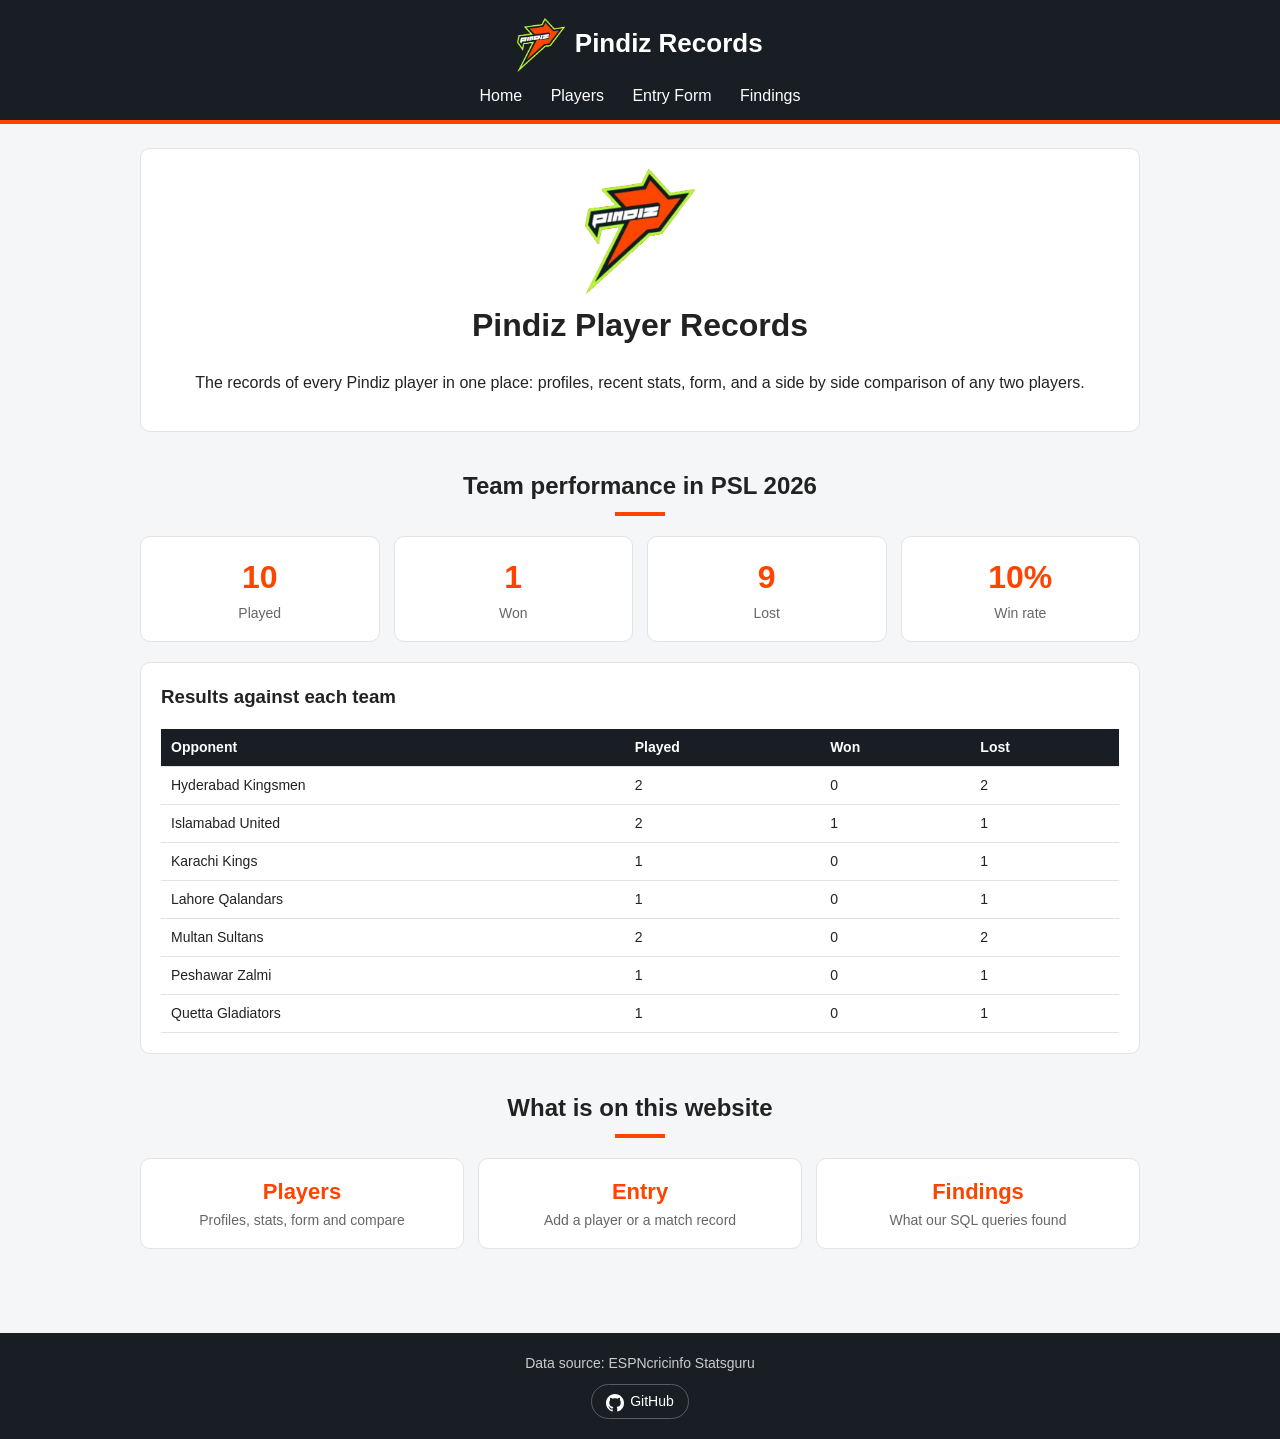
<file: frontend/index.html>
<!DOCTYPE html>
<html lang="en">
<head>
    <meta charset="UTF-8">
    <meta name="viewport" content="width=device-width, initial-scale=1.0">
    <title>Home | Pindiz Records</title>
    <!-- EXTERNAL CSS: one stylesheet for every page -->
    <link rel="stylesheet" href="style.css">
</head>
<body>
    <!-- HEADER: the same on every page -->
    <header>
        <a class="brand" href="index.html"><img src="images/logo.png" alt="Pindiz team logo">Pindiz Records</a>
        <nav>
            <a href="index.html">Home</a>
            <a href="players.html">Players</a>
            <a href="entry.html">Entry Form</a>
            <a href="findings.html">Findings</a>
        </nav>
    </header>

    <main>
        <div class="box center">
            <img src="images/logo.png" alt="Pindiz team logo" width="110">
            <h1>Pindiz Player Records</h1>
            <p>The records of every Pindiz player in one place: profiles, recent stats, form, and a side by side comparison of any two players.</p>
        </div>

        <h2>Team performance in PSL 2026</h2>
        <div class="tiles">
            <div class="tile"><b>10</b><span>Played</span></div>
            <div class="tile"><b>1</b><span>Won</span></div>
            <div class="tile"><b>9</b><span>Lost</span></div>
            <div class="tile"><b>10%</b><span>Win rate</span></div>
        </div>

        <div class="box">
            <h3>Results against each team</h3>
            <table>
                <tr><th>Opponent</th><th>Played</th><th>Won</th><th>Lost</th></tr>
                <tr><td>Hyderabad Kingsmen</td><td>2</td><td>0</td><td>2</td></tr>
                <tr><td>Islamabad United</td><td>2</td><td>1</td><td>1</td></tr>
                <tr><td>Karachi Kings</td><td>1</td><td>0</td><td>1</td></tr>
                <tr><td>Lahore Qalandars</td><td>1</td><td>0</td><td>1</td></tr>
                <tr><td>Multan Sultans</td><td>2</td><td>0</td><td>2</td></tr>
                <tr><td>Peshawar Zalmi</td><td>1</td><td>0</td><td>1</td></tr>
                <tr><td>Quetta Gladiators</td><td>1</td><td>0</td><td>1</td></tr>
            </table>
        </div>

        <h2>What is on this website</h2>
        <div class="tiles">
            <a class="tile" href="players.html"><b>Players</b><span>Profiles, stats, form and compare</span></a>
            <a class="tile" href="entry.html"><b>Entry</b><span>Add a player or a match record</span></a>
            <a class="tile" href="findings.html"><b>Findings</b><span>What our SQL queries found</span></a>
        </div>
    </main>

    <!-- FOOTER: the same on every page -->
    <footer>
        <p>Data source: ESPNcricinfo Statsguru</p>
        <a class="github" href="https://github.com/haiderimran019/pindiz-records"><svg viewBox="0 0 16 16" aria-hidden="true"><path d="M8 0C3.58 0 0 3.58 0 8c0 3.54 2.29 6.53 5.47 7.59.4.07.55-.17.55-.38 0-.19-.01-.82-.01-1.49-2.01.37-2.53-.49-2.69-.94-.09-.23-.48-.94-.82-1.13-.28-.15-.68-.52-.01-.53.63-.01 1.08.58 1.23.82.72 1.21 1.87.87 2.33.66.07-.52.28-.87.51-1.07-1.78-.2-3.64-.89-3.64-3.95 0-.87.31-1.59.82-2.15-.08-.2-.36-1.02.08-2.12 0 0 .67-.21 2.2.82.64-.18 1.32-.27 2-.27.68 0 1.36.09 2 .27 1.53-1.04 2.2-.82 2.2-.82.44 1.1.16 1.92.08 2.12.51.56.82 1.27.82 2.15 0 3.07-1.87 3.75-3.65 3.95.29.25.54.73.54 1.48 0 1.07-.01 1.93-.01 2.2 0 .21.15.46.55.38A8.013 8.013 0 0016 8c0-4.42-3.58-8-8-8z"></path></svg>GitHub</a>
    </footer>
</body>
</html>
</file>
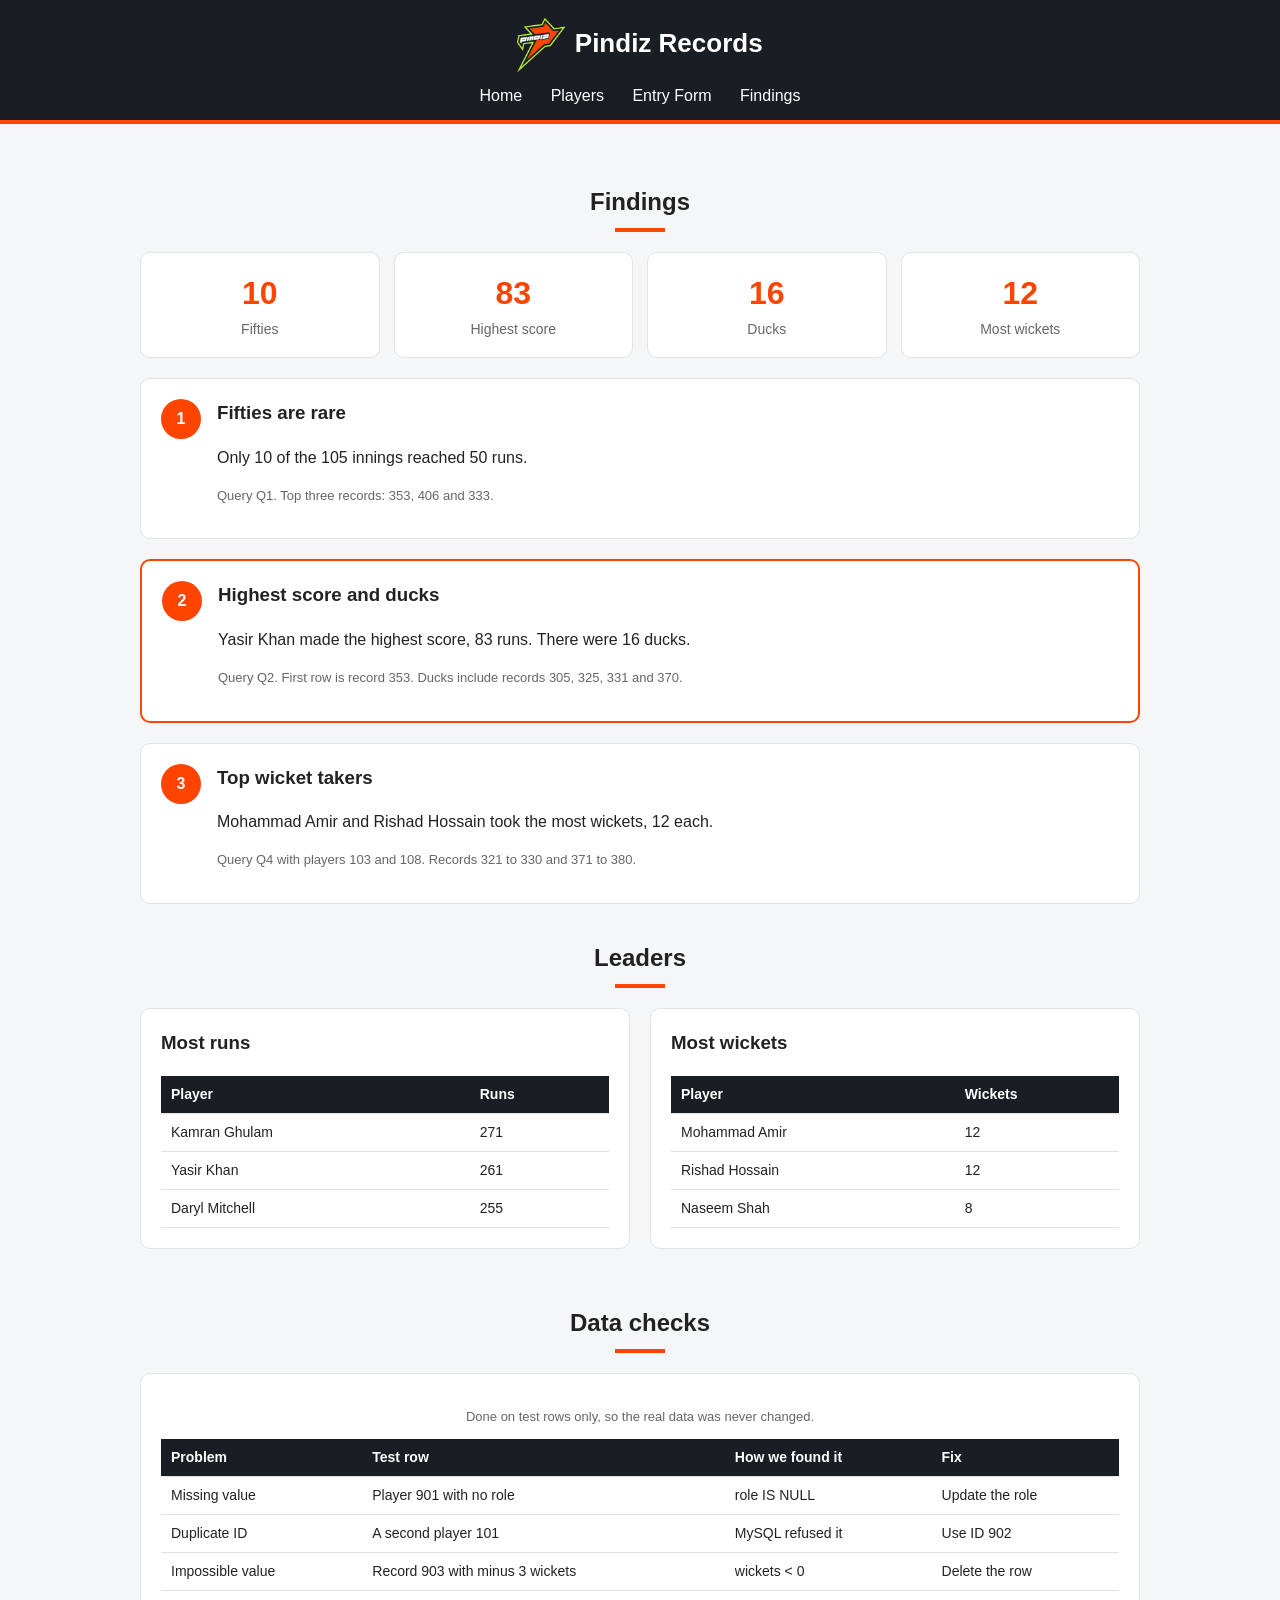
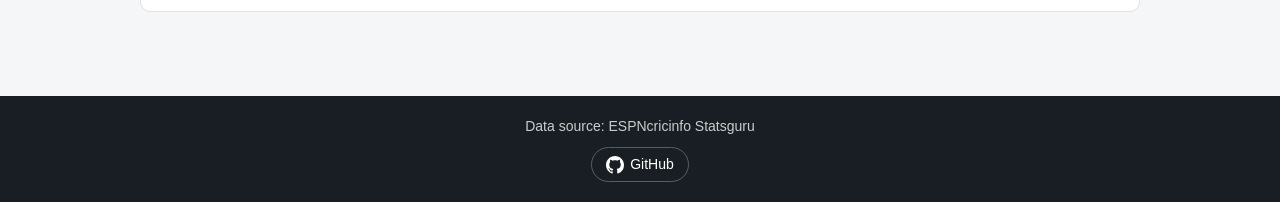
<file: frontend/findings.html>
<!DOCTYPE html>
<html lang="en">
<head>
    <meta charset="UTF-8">
    <meta name="viewport" content="width=device-width, initial-scale=1.0">
    <title>Findings | Pindiz Records</title>
    <!-- EXTERNAL CSS: one stylesheet for every page -->
    <link rel="stylesheet" href="style.css">
    <!-- INTERNAL CSS: only this page needs these -->
    <style>
        .finding {
            display: flex;
            gap: 16px;
            align-items: flex-start;
        }
        .number {
            flex-shrink: 0;
            width: 40px;
            height: 40px;
            line-height: 40px;
            border-radius: 50%;
            background-color: #ff4400;
            color: #ffffff;
            font-weight: bold;
            text-align: center;
        }
        .highlight {
            border: 2px solid #ff4400;
        }
    </style>
</head>
<body>
    <!-- HEADER: the same on every page -->
    <header>
        <a class="brand" href="index.html"><img src="images/logo.png" alt="Pindiz team logo">Pindiz Records</a>
        <nav>
            <a href="index.html">Home</a>
            <a href="players.html">Players</a>
            <a href="entry.html">Entry Form</a>
            <a href="findings.html">Findings</a>
        </nav>
    </header>

    <main>
        <h2>Findings</h2>
        <div class="tiles">
            <div class="tile"><b>10</b><span>Fifties</span></div>
            <div class="tile"><b>83</b><span>Highest score</span></div>
            <div class="tile"><b>16</b><span>Ducks</span></div>
            <div class="tile"><b>12</b><span>Most wickets</span></div>
        </div>

        <div class="box finding">
            <div class="number">1</div>
            <div>
                <h3>Fifties are rare</h3>
                <p>Only 10 of the 105 innings reached 50 runs.</p>
                <p class="small">Query Q1. Top three records: 353, 406 and 333.</p>
            </div>
        </div>

        <div class="box finding highlight">
            <div class="number">2</div>
            <div>
                <h3>Highest score and ducks</h3>
                <p>Yasir Khan made the highest score, 83 runs. There were 16 ducks.</p>
                <p class="small">Query Q2. First row is record 353. Ducks include records 305, 325, 331 and 370.</p>
            </div>
        </div>

        <div class="box finding">
            <div class="number">3</div>
            <div>
                <h3>Top wicket takers</h3>
                <p>Mohammad Amir and Rishad Hossain took the most wickets, 12 each.</p>
                <p class="small">Query Q4 with players 103 and 108. Records 321 to 330 and 371 to 380.</p>
            </div>
        </div>

        <h2>Leaders</h2>
        <div class="two">
            <div class="box">
                <h3>Most runs</h3>
                <table>
                    <tr><th>Player</th><th>Runs</th></tr>
                    <tr><td>Kamran Ghulam</td><td>271</td></tr>
                    <tr><td>Yasir Khan</td><td>261</td></tr>
                    <tr><td>Daryl Mitchell</td><td>255</td></tr>
                </table>
            </div>
            <div class="box">
                <h3>Most wickets</h3>
                <table>
                    <tr><th>Player</th><th>Wickets</th></tr>
                    <tr><td>Mohammad Amir</td><td>12</td></tr>
                    <tr><td>Rishad Hossain</td><td>12</td></tr>
                    <tr><td>Naseem Shah</td><td>8</td></tr>
                </table>
            </div>
        </div>

        <h2>Data checks</h2>
        <div class="box">
            <p class="small center">Done on test rows only, so the real data was never changed.</p>
            <table>
                <tr><th>Problem</th><th>Test row</th><th>How we found it</th><th>Fix</th></tr>
                <tr><td>Missing value</td><td>Player 901 with no role</td><td>role IS NULL</td><td>Update the role</td></tr>
                <tr><td>Duplicate ID</td><td>A second player 101</td><td>MySQL refused it</td><td>Use ID 902</td></tr>
                <tr><td>Impossible value</td><td>Record 903 with minus 3 wickets</td><td>wickets &lt; 0</td><td>Delete the row</td></tr>
            </table>
        </div>
    </main>

    <!-- FOOTER: the same on every page -->
    <footer>
        <p>Data source: ESPNcricinfo Statsguru</p>
        <a class="github" href="https://github.com/haiderimran019/pindiz-records"><svg viewBox="0 0 16 16" aria-hidden="true"><path d="M8 0C3.58 0 0 3.58 0 8c0 3.54 2.29 6.53 5.47 7.59.4.07.55-.17.55-.38 0-.19-.01-.82-.01-1.49-2.01.37-2.53-.49-2.69-.94-.09-.23-.48-.94-.82-1.13-.28-.15-.68-.52-.01-.53.63-.01 1.08.58 1.23.82.72 1.21 1.87.87 2.33.66.07-.52.28-.87.51-1.07-1.78-.2-3.64-.89-3.64-3.95 0-.87.31-1.59.82-2.15-.08-.2-.36-1.02.08-2.12 0 0 .67-.21 2.2.82.64-.18 1.32-.27 2-.27.68 0 1.36.09 2 .27 1.53-1.04 2.2-.82 2.2-.82.44 1.1.16 1.92.08 2.12.51.56.82 1.27.82 2.15 0 3.07-1.87 3.75-3.65 3.95.29.25.54.73.54 1.48 0 1.07-.01 1.93-.01 2.2 0 .21.15.46.55.38A8.013 8.013 0 0016 8c0-4.42-3.58-8-8-8z"></path></svg>GitHub</a>
    </footer>
</body>
</html>
</file>
<file: frontend/style.css>
/* style.css - EXTERNAL CSS, shared by every page.
   Change something here and every page changes.

   COLOURS (Pindiz):
     #191e24  navy        header, footer, player cards
     #ff4400  orange      main colour, player 1 in the chart
     #1fd1b2  teal        player 2 in the chart
     #b6f83f  lime        small highlights
     #f5f6f8  light grey  page background
     #ffffff  white       boxes
     #222222  dark grey   text
*/

/* ---------- 1. Whole page ---------- */
body {
    margin: 0;
    font-family: Arial, Helvetica, sans-serif;
    font-size: 16px;
    line-height: 1.5;
    color: #222222;
    background-color: #f5f6f8;
}

h1, h2, h3 {
    margin-top: 0;
}

/* section titles are centred with a short orange line under them */
h2 {
    text-align: center;
    margin: 36px 0 20px 0;
}

h2::after {
    content: "";
    display: block;
    width: 50px;
    height: 4px;
    margin: 8px auto 0 auto;
    background-color: #ff4400;
}

a {
    color: #ff4400;
}

/* ---------- 2. Header and navigation ---------- */
header {
    background-color: #191e24;
    text-align: center;
    padding: 18px 16px 12px 16px;
    border-bottom: 4px solid #ff4400;
}

.brand {
    color: #ffffff;
    text-decoration: none;
    font-size: 26px;
    font-weight: bold;
}

.brand img {
    height: 54px;
    vertical-align: middle;
    margin-right: 10px;
}

nav {
    margin-top: 12px;
}

nav a {
    color: #ffffff;
    text-decoration: none;
    margin: 0 12px;
    padding-bottom: 4px;
    border-bottom: 2px solid transparent;
}

/* hover: a lime line appears under the link (the text colour stays white) */
nav a:hover {
    border-bottom: 2px solid #b6f83f;
}

/* ---------- 3. Main area, boxes and number tiles ---------- */
main {
    max-width: 1000px;
    margin: 0 auto;
    padding: 24px 16px;
}

.box {
    background-color: #ffffff;
    border: 1px solid #e1e3e7;
    border-radius: 10px;
    padding: 20px;
    margin-bottom: 20px;
}

.center {
    text-align: center;
}

.small {
    font-size: 13px;
    color: #666666;
}

/* a row of big numbers, e.g. Played 10, Won 1 ... */
.tiles {
    display: grid;
    grid-template-columns: repeat(auto-fit, minmax(140px, 1fr));
    gap: 14px;
    margin-bottom: 20px;
}

.tile {
    background-color: #ffffff;
    border: 1px solid #e1e3e7;
    border-radius: 10px;
    padding: 16px;
    text-align: center;
}

.tile b {
    display: block;
    font-size: 32px;
    color: #ff4400;
}

.tile span {
    font-size: 14px;
    color: #666666;
}

/* a tile that is also a link (Home page) */
a.tile {
    text-decoration: none;
    color: #222222;
}

a.tile b {
    font-size: 22px;
}

a.tile:hover {
    border-color: #ff4400;
}

/* two boxes side by side on a computer, one under the other on a phone */
.two {
    display: grid;
    grid-template-columns: 1fr 1fr;
    gap: 20px;
}

/* the green note after adding or removing */
.message {
    background-color: #d6f5c8;
    border: 1px solid #8fd16f;
    padding: 10px;
    border-radius: 8px;
    text-align: center;
    margin-top: 20px;
}

/* ---------- 4. Player cards (in a row, like the club website) ---------- */
.cards {
    display: grid;
    grid-template-columns: repeat(auto-fill, minmax(170px, 1fr));
    gap: 16px;
}

.card {
    background-color: #191e24;
    color: #ffffff;
    text-decoration: none;
    border-radius: 10px;
    overflow: hidden;
    text-align: center;
    padding-bottom: 14px;
}

.card:hover {
    outline: 3px solid #ff4400;
}

.card img {
    width: 100%;
    display: block;
}

.card h3 {
    font-size: 15px;
    text-transform: uppercase;
    margin: 10px 8px 2px 8px;
}

.card p {
    margin: 0 0 8px 0;
    font-size: 13px;
    color: #b6f83f;
}

/* role filter buttons */
.filters {
    text-align: center;
    margin-bottom: 20px;
}

.filters a {
    display: inline-block;
    margin: 4px;
    padding: 6px 14px;
    border: 1px solid #cccccc;
    border-radius: 20px;
    color: #222222;
    text-decoration: none;
    font-size: 14px;
    background-color: #ffffff;
}

.filters a.active {
    background-color: #191e24;
    border-color: #191e24;
    color: #ffffff;
}

/* form badges: In form, Steady, Out of form */
.badge {
    display: inline-block;
    font-size: 12px;
    font-weight: bold;
    padding: 2px 10px;
    border-radius: 10px;
    background-color: #e4e6ea;
    color: #444444;
}

.in-form {
    background-color: #d6f5c8;
    color: #1d6b00;
}

.out-of-form {
    background-color: #ffd9cc;
    color: #a32b00;
}

/* the top of a player's profile page */
.profile img {
    width: 140px;
    height: 140px;
    border-radius: 50%;
    border: 4px solid #ff4400;
}

.profile h1 {
    margin: 10px 0 4px 0;
}

/* ---------- 5. Tables ---------- */
table {
    width: 100%;
    border-collapse: collapse;
    font-size: 14px;
}

th, td {
    border-bottom: 1px solid #e1e3e7;
    padding: 8px 10px;
    text-align: left;
}

th {
    background-color: #191e24;
    color: #ffffff;
}

/* the better number in the compare table */
.better {
    background-color: #d6f5c8;
    font-weight: bold;
}

.winner {
    font-weight: bold;
    color: #ff4400;
    text-align: center;
}

/* ---------- 6. Forms and buttons ---------- */
label {
    display: block;
    margin-top: 12px;
    font-weight: bold;
    font-size: 14px;
}

input, select {
    box-sizing: border-box;
    width: 100%;
    padding: 9px;
    font-size: 15px;
    border: 1px solid #bbbbbb;
    border-radius: 6px;
}

button {
    margin-top: 16px;
    padding: 10px 24px;
    font-size: 15px;
    color: #ffffff;
    background-color: #ff4400;
    border: none;
    border-radius: 6px;
    cursor: pointer;
}

button:hover {
    background-color: #191e24;
}

button.light {
    background-color: #ffffff;
    color: #555555;
    border: 1px solid #bbbbbb;
}

button.light:hover {
    color: #cc0000;
    border-color: #cc0000;
}

/* compare form: 3 boxes in one row */
.compare-form {
    display: grid;
    grid-template-columns: 1fr 1fr 1fr;
    gap: 14px;
}

/* the booklet's warning line on the Entry page */
.note {
    text-align: center;
    font-size: 14px;
    color: #555555;
}

/* ---------- 7. Bar chart on the compare page ---------- */
.chart-box {
    overflow-x: auto;          /* the chart can scroll sideways on a phone */
    padding-bottom: 30px;      /* room for the match numbers under the bars */
}

.chart {
    display: flex;
    align-items: flex-end;     /* bars stand on the bottom line */
    gap: 14px;
    height: 180px;
    min-width: 420px;
    border-bottom: 2px solid #222222;
    padding: 10px 0 0 0;
}

.match {
    display: flex;
    align-items: flex-end;
    gap: 3px;
    position: relative;
}

.match p {
    position: absolute;
    bottom: -24px;
    width: 100%;
    text-align: center;
    font-size: 12px;
    margin: 0;
}

.bar {
    width: 16px;
    min-height: 2px;
    position: relative;
}

.bar1 {
    background-color: #ff4400;
}

.bar2 {
    background-color: #1fd1b2;
}

/* the small label that appears when you hover over a bar */
.tip {
    display: none;
    position: absolute;
    bottom: 100%;
    left: 0;
    width: 150px;
    background-color: #191e24;
    color: #ffffff;
    font-size: 12px;
    padding: 4px 6px;
    border-radius: 4px;
    z-index: 1;
}

.bar:hover .tip {
    display: block;
}

.key {
    display: inline-block;
    width: 12px;
    height: 12px;
    margin-left: 10px;
}

/* ---------- 8. Footer ---------- */
footer {
    text-align: center;
    font-size: 14px;
    color: #cccccc;
    background-color: #191e24;
    padding: 20px 16px;
    margin-top: 40px;
}

footer p {
    margin: 0 0 10px 0;
}

.github {
    display: inline-block;
    color: #ffffff;
    text-decoration: none;
    border: 1px solid #555d68;
    border-radius: 20px;
    padding: 6px 14px;
}

.github svg {
    width: 18px;
    height: 18px;
    vertical-align: middle;
    margin-right: 6px;
    fill: #ffffff;
}

.github:hover {
    border-color: #b6f83f;
}

/* ---------- 9. Phones (screens narrower than 650px) ---------- */
@media (max-width: 650px) {
    .brand {
        font-size: 21px;
    }

    .brand img {
        height: 42px;
    }

    nav a {
        margin: 0 6px;
        font-size: 14px;
    }

    .two, .compare-form {
        grid-template-columns: 1fr;
    }

    .cards {
        grid-template-columns: 1fr 1fr;
    }

    .tiles {
        grid-template-columns: 1fr 1fr;
    }
}
</file>
